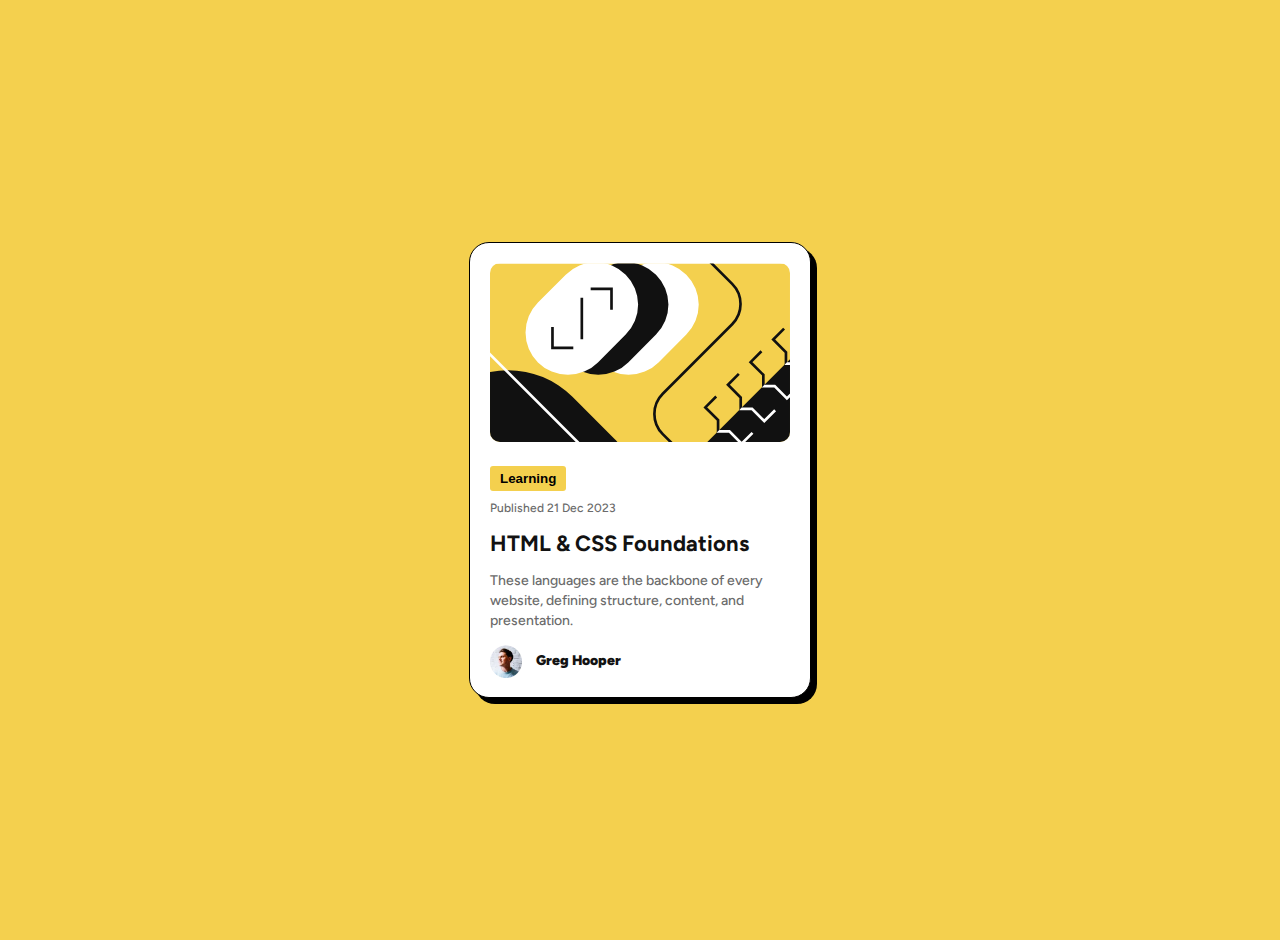
<file: blog-preview-card/index.html>
<!DOCTYPE html>
<html lang="en">
  <head>
    <meta charset="UTF-8" />
    <meta name="viewport" content="width=device-width, initial-scale=1.0" />
    <!-- displays site properly based on user's device -->

    <link
      rel="icon"
      type="image/png"
      sizes="32x32"
      href="./assets/images/favicon-32x32.png"
    />
    <link rel="stylesheet" href="styles.css" />
    <title>Frontend Mentor | Blog preview card</title>

    <!-- Feel free to remove these styles or customise in your own stylesheet 👍 -->
    <style>
      .attribution {
        font-size: 11px;
        text-align: center;
      }
      .attribution a {
        color: hsl(228, 45%, 44%);
      }
    </style>
  </head>
  <body>
    <div class="site-content">
      <div class="card">
        <header>
          <figure class="card-figure">
            <div class="card-image">
              <svg
                xmlns="http://www.w3.org/2000/svg"
                width="336"
                height="201"
                fill="none"
                viewBox="0 0 336 201"
              >
                <g clip-path="url(#a)">
                  <path fill="#F4D04E" d="M0 .5h336v200H0z" />
                  <rect
                    width="139"
                    height="95"
                    x="87.996"
                    y="77.729"
                    fill="#fff"
                    rx="47.5"
                    transform="rotate(-45 87.996 77.729)"
                  />
                  <rect
                    width="139"
                    height="95"
                    x="54.055"
                    y="77.729"
                    fill="#111"
                    rx="47.5"
                    transform="rotate(-45 54.055 77.729)"
                  />
                  <path
                    fill="#111"
                    d="M234.864 209.036 451.4-7.5l67.175 67.175-216.536 216.536z"
                  />
                  <rect
                    width="139"
                    height="95"
                    x="20.114"
                    y="77.729"
                    fill="#fff"
                    rx="47.5"
                    transform="rotate(-45 20.114 77.729)"
                  />
                  <rect
                    width="204.19"
                    height="270.554"
                    fill="#111"
                    rx="102.095"
                    transform="scale(-1 1) rotate(45 -103.887 14.564)"
                  />
                  <path
                    stroke="#fff"
                    stroke-width="3"
                    d="m6.69-357.5 135.583 135.727c12.481 12.494 12.481 32.737 0 45.231L-45.544 11.475c-12.481 12.494-12.481 32.737 0 45.23L107.088 209.5"
                  />
                  <path
                    stroke="#111"
                    stroke-width="3"
                    d="M69.965 71.719v23.334h23.334M136.079 52.273V28.94h-23.334M102.845 38.838v46.67M210.364-37.5l60.873 60.873c12.497 12.496 12.497 32.758 0 45.254l-77.745 77.746c-12.497 12.496-12.497 32.758 0 45.254l69.872 69.873"
                  />
                  <path
                    stroke="#111"
                    stroke-width="3"
                    d="m253.339 149.574-12.144 12.145 14.256 14.257v12.672h12.673l13.729 13.729 12.145-12.145M278.685 124.228l-12.145 12.145 14.257 14.257v12.673h12.673l13.729 13.729 12.145-12.145M304.031 98.883l-12.145 12.144 14.257 14.257v12.673h12.673l13.729 13.729 12.144-12.145M329.376 73.537l-12.145 12.145 14.257 14.257v12.672h12.673l13.729 13.729 12.145-12.144"
                  />
                  <path
                    stroke="#fff"
                    stroke-width="5"
                    d="m354.722 48.191-12.145 12.145 14.257 14.257v12.673h12.673l13.729 13.729 12.145-12.145"
                  />
                  <mask
                    id="b"
                    width="285"
                    height="285"
                    x="234"
                    y="-8"
                    maskUnits="userSpaceOnUse"
                    style="mask-type: alpha"
                  >
                    <path
                      fill="#111"
                      d="M234.864 209.036 451.4-7.5l67.175 67.175-216.536 216.536z"
                    />
                  </mask>
                  <g stroke="#fff" mask="url(#b)">
                    <path
                      stroke-width="3"
                      d="m253.339 149.574-12.144 12.145 14.256 14.257v12.672h12.673l13.729 13.729 12.145-12.145M278.685 124.228l-12.145 12.145 14.257 14.257v12.673h12.673l13.729 13.729 12.145-12.145M304.031 98.883l-12.145 12.144 14.257 14.257v12.673h12.673l13.729 13.729 12.144-12.145M329.376 73.537l-12.145 12.145 14.257 14.257v12.672h12.673l13.729 13.729 12.145-12.145"
                    />
                    <path
                      stroke-width="5"
                      d="m354.722 48.191-12.145 12.145 14.257 14.257v12.673h12.673l13.729 13.729 12.145-12.145"
                    />
                  </g>
                </g>
                <defs>
                  <clipPath id="a">
                    <path fill="#fff" d="M0 .5h336v200H0z" />
                  </clipPath>
                </defs>
              </svg>
            </div>
            <button class="card-button">Learning</button>
            <figcaption class="image-caption">Published 21 Dec 2023</figcaption>
          </figure>
        </header>

        <main>
          <h1 class="card-title">HTML & CSS Foundations</h1>
          <p class="card-content">
            These languages are the backbone of every website, defining
            structure, content, and presentation.
          </p>
        </main>

        <footer>
          <div class="card-profile">
            <img src="assets/images/image-avatar.webp" alt="Profile Picture" />
            <span class="profile-name">Greg Hooper</span>
          </div>
        </footer>
      </div>
    </div>
  </body>
</html>
</file>
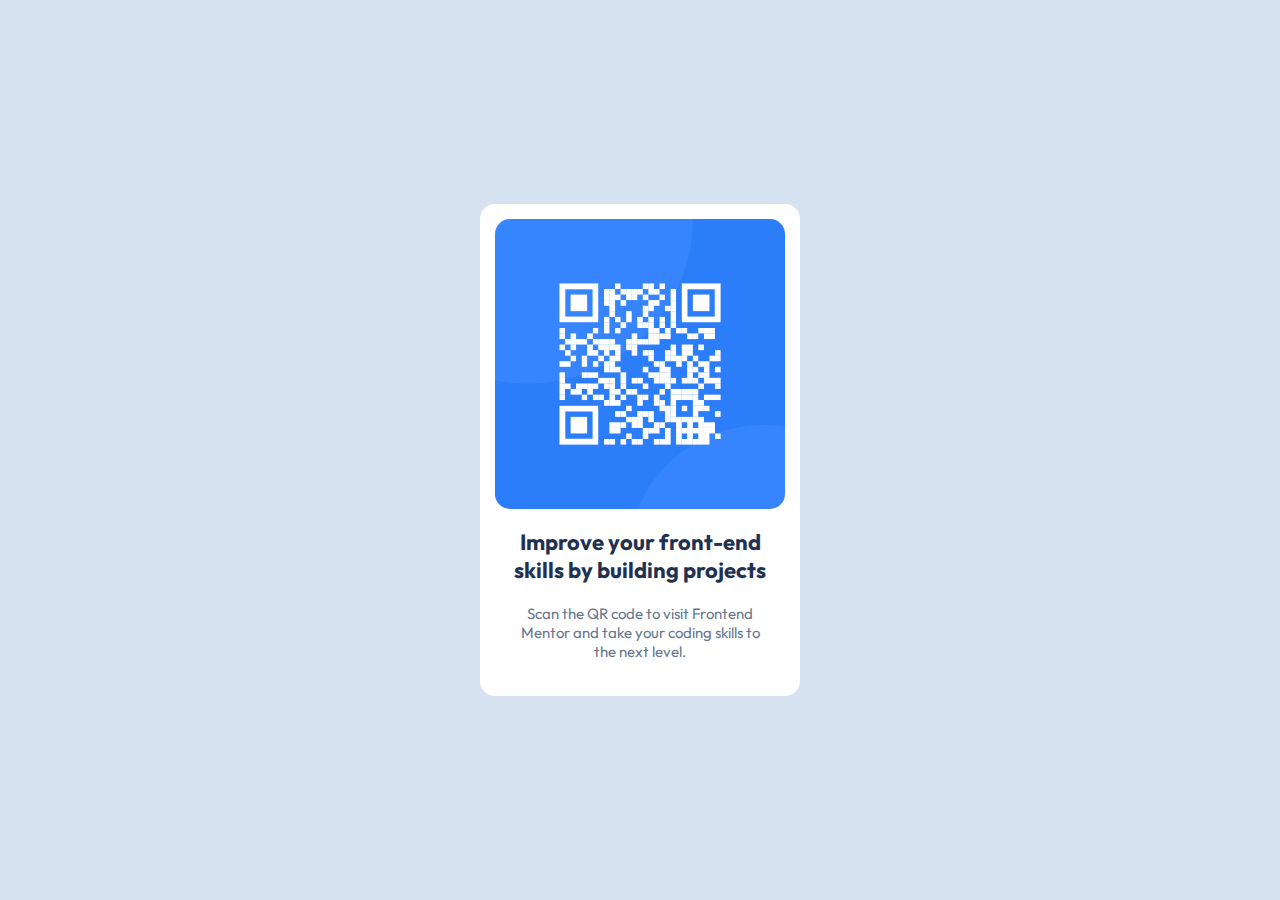
<file: qr-code-component-main/index.html>
<!DOCTYPE html>
<html lang="en">
<head>
  <meta charset="UTF-8">
  <meta name="viewport" content="width=device-width, initial-scale=1.0"> <!-- displays site properly based on user's device -->
  <link rel="icon" type="image/png" sizes="32x32" href="./images/favicon-32x32.png">
  <title>Frontend Mentor | QR code component</title>
  <link rel="preconnect" href="https://fonts.googleapis.com">
  <link rel="preconnect" href="https://fonts.gstatic.com" crossorigin>
  <link href="https://fonts.googleapis.com/css2?family=Outfit:wght@100..900&display=swap" rel="stylesheet">
  <link rel="stylesheet" href="style.css">
</head>
<body>
  <main class="app-main">
      <div class="qr-code-component">
        <header>
        <picture class="qr-code-image">
          <img src="images/image-qr-code.png" alt="QR Code Image">
        </picture>
          <h1 class="title">
            Improve your front-end skills by building projects
          </h1>
        </title>
        </header>
        <p class="content">
          Scan the QR code to visit Frontend Mentor and take your coding skills to the next level.
        </p>
      </div>
  </main>
</body>
</html>
</file>
<file: blog-preview-card/styles.css>
@import url("https://fonts.googleapis.com/css2?family=Figtree:ital,wght@0,300..900;1,300..900&family=Outfit:wght@100..900&display=swap");

:root {
  --yellow: hsl(47, 88%, 63%);
  --primary: hsl(0, 0%, 42%);
  --secondary: hsl(0, 0%, 7%);
  --white: hsl(0, 0%, 100%);
}

html,
body {
  height: 100vh;
  margin: 0;
  padding: 0;
  font-family: "Figtree", sans-serif;
  font-optical-sizing: auto;
  font-weight: 500;
  font-style: normal;
  font-size: 16px;
  background-color: var(--yellow);
  color: var(--primary);
}

.site-content {
  height: 100vh;
  display: flex;
  align-items: center;
  justify-content: center;
  padding: 20px;
}

.card {
  padding: 20px;
  border-radius: 20px;
  border: 1px solid black;
  background-color: var(--white);
  box-shadow: 6px 6px 0 black;
}

.card-figure {
  padding: 0;
  margin: 0;
}

.card-image svg {
  width: 100%;
  height: 100%;
  border-radius: 10px;
}

.card-title {
  color: var(--secondary);
  font-size: 22px;
  font-weight: 700;
}

.card-title:hover {
  color: var(--yellow);
  cursor: pointer;
}

.card-button {
  background-color: var(--yellow);
  margin: 20px 0 10px 0;
  padding: 5px 10px;
  border-radius: 3px;
  border: none;
  font-weight: 700;
}

.card-profile {
  height: 32px;
}
.card-profile img {
  width: 32px;
  vertical-align: middle;
  margin-right: 10px;
}

.card-profile .profile-name {
  color: var(--secondary);
  font-weight: 900;
  font-size: 14px;
}

.card-content {
  font-size: 14px;
  line-height: 20px;
}

.image-caption {
  font-size: 12px;
}

@media screen and (min-width: 768px) {
  .card {
    max-width: 300px;
  }
}
</file>
<file: qr-code-component-main/style.css>
:root {
  --primary: hsl(212, 45%, 89%);
  --secondary: hsl(216, 15%, 48%);
  --accent: hsl(218, 44%, 22%);
}

html,
body {
  margin: 0;
  padding: 0;
  font-family: "Outfit", sans-serif;
  font-optical-sizing: auto;
  font-style: normal;
}

.app-main {
  display: flex;
  height: 100vh;
  align-items: center;
  justify-content: center;
  background-color: var(--primary);
  padding: 0 30px;
}

.qr-code-component {
  padding: 15px;
  border-radius: 15px;
  background-color: white;
  box-sizing: border-box;
  text-align: center;
}

.qr-code-component .qr-code-image img {
  width: 100%;
  border-radius: 15px;
}

.qr-code-component .title {
  font-weight: 700;
  color: var(--accent);
  font-size: 22px;
}

.qr-code-component .content {
  padding: 5px 20px;
  font-weight: 400;
  color: var(--secondary);
  font-size: 15px;
}

@media screen and (min-width: 375px) {
  .app-main {
    padding: 0;
  }

  .qr-code-component {
    max-width: 320px;
  }
}
</file>
